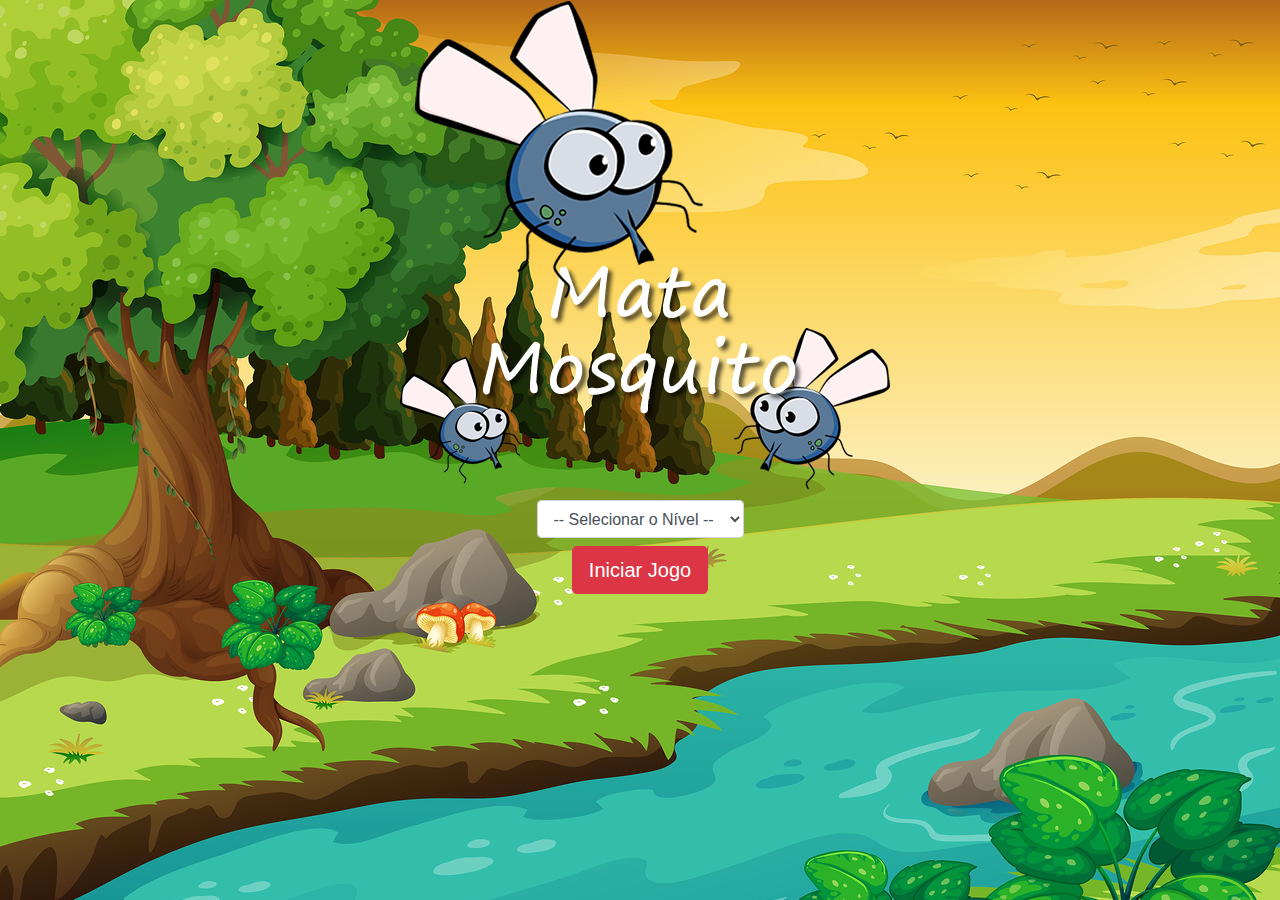
<file: index.html>
<!DOCTYPE html>
<html lang="en">
    <head>
        <meta charset="UTF-8">
        <meta http-equiv="X-UA-Compatible" content="IE=edge">
        <meta name="viewport" content="width=device-width, initial-scale=1.0">
        <title>Document</title>
        <link rel="stylesheet" href="https://maxcdn.bootstrapcdn.com/bootstrap/4.0.0/css/bootstrap.min.css" integrity="sha384-Gn5384xqQ1aoWXA+058RXPxPg6fy4IWvTNh0E263XmFcJlSAwiGgFAW/dAiS6JXm" crossorigin="anonymous">
        <link rel="stylesheet" href="estilo.css"/>

        <script>
            function iniciarJogo(){
                var nivel = document.getElementById('nivel1').value

                if (nivel === ""){
                    alert('Selecione um nível')
                    return false
                }
                window.location.href = 'app.html?' + nivel
            }
        </script>

    </head>
    <body>
        <div class="container">
            <div class="row">
                <div class="col">
                    <div class="d-flex justify-content-center">
                        <img src="imagens/game.png" />
                    </div>
                </div>
            </div>

            <div class="row">
                <div class="col">
                    <div class="d-flex justify-content-center">
                        <div class="mb-2">
                            <select class="form-control" id="nivel1">
                                <option value=""> -- Selecionar o Nível -- </option>
                                <option value="normal"> Normal </option>
                                <option value="dificil"> Dificil </option>
                                <option value="chucknorris"> Chuck Norris </option>
                            </select>
                        </div>
                    </div>
                </div>
            </div>

            <div class="row">
                <div class="col">
                    <div class="d-flex justify-content-center">
                        <button type="button" class="btn btn-danger btn-lg" onclick="iniciarJogo()">
                            Iniciar Jogo
                        </button>
                    </div>
                </div>
            </div>
        </div>
        
    </body>
</html>
</file>
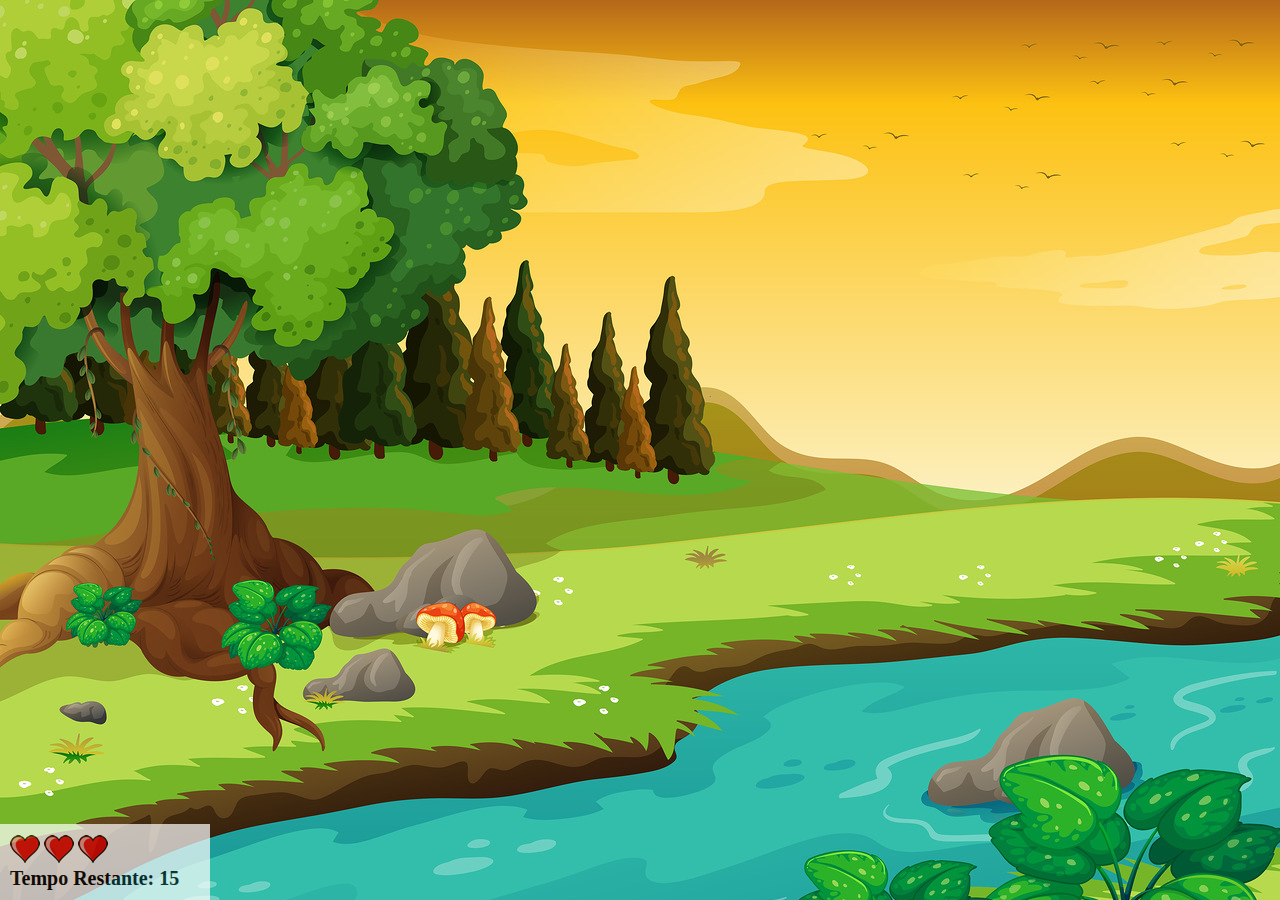
<file: app.html>
<!DOCTYPE html>
<html lang="en">
    <head>
        <meta charset="UTF-8">
        <meta http-equiv="X-UA-Compatible" content="IE=edge">
        <meta name="viewport" content="width=device-width, initial-scale=1.0">
        <title>Mata Mosquito</title>
        <link rel="stylesheet" href="estilo.css"/>
        <script src="jogo.js"></script>
    </head>
    <body onresize="ajustaTamanhoPalcoJogo()">

        <div class="painel">
            <div class="vidas">
                <img id="v1" src="imagens/coracao_cheio.png">
                <img id="v2" src="imagens/coracao_cheio.png">
                <img id="v3" src="imagens/coracao_cheio.png">
            </div>

            <div class="cronometro">
                Tempo Restante: <span id="cronometro"> </span>
            </div>
        </div>
        <script>
            document.getElementById('cronometro').innerHTML = tempo
            
            var criarMosquito = setInterval(function(){
                posicaoRandomica()    
            },criarMosquitoTempo)
        </script>
    </body>
</html>
</file>
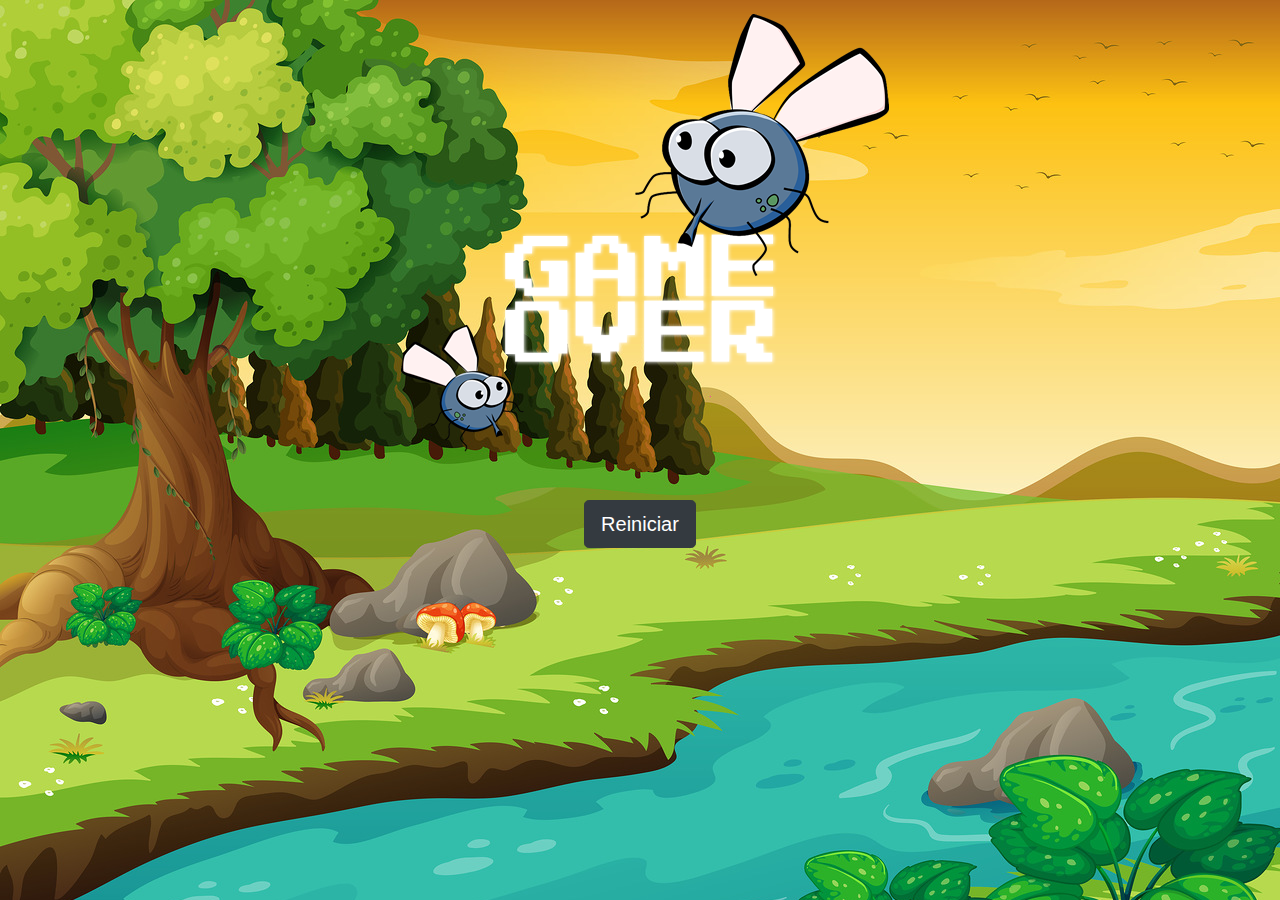
<file: fim_de_jogo.html>
<!DOCTYPE html>
<html lang="en">
    <head>
        <meta charset="UTF-8">
        <meta http-equiv="X-UA-Compatible" content="IE=edge">
        <meta name="viewport" content="width=device-width, initial-scale=1.0">
        <title>Document</title>
        <link rel="stylesheet" href="https://maxcdn.bootstrapcdn.com/bootstrap/4.0.0/css/bootstrap.min.css" integrity="sha384-Gn5384xqQ1aoWXA+058RXPxPg6fy4IWvTNh0E263XmFcJlSAwiGgFAW/dAiS6JXm" crossorigin="anonymous">
        <link rel="stylesheet" href="estilo.css"/>

    </head>
    <body>
        <div class="container">
            <div class="row">
                <div class="col">
                    <div class="d-flex justify-content-center">
                        <img src="imagens/game_over.png" />
                    </div>
                </div>
            </div>

            <div class="row">
                <div class="col">
                    <div class="d-flex justify-content-center">
                        <button type="button" class="btn btn-dark btn-lg" onclick="window.location.href = 'index.html' ">
                            Reiniciar
                        </button>
                    </div>
                </div>
            </div>
        </div>
        
    </body>
</html>
</file>
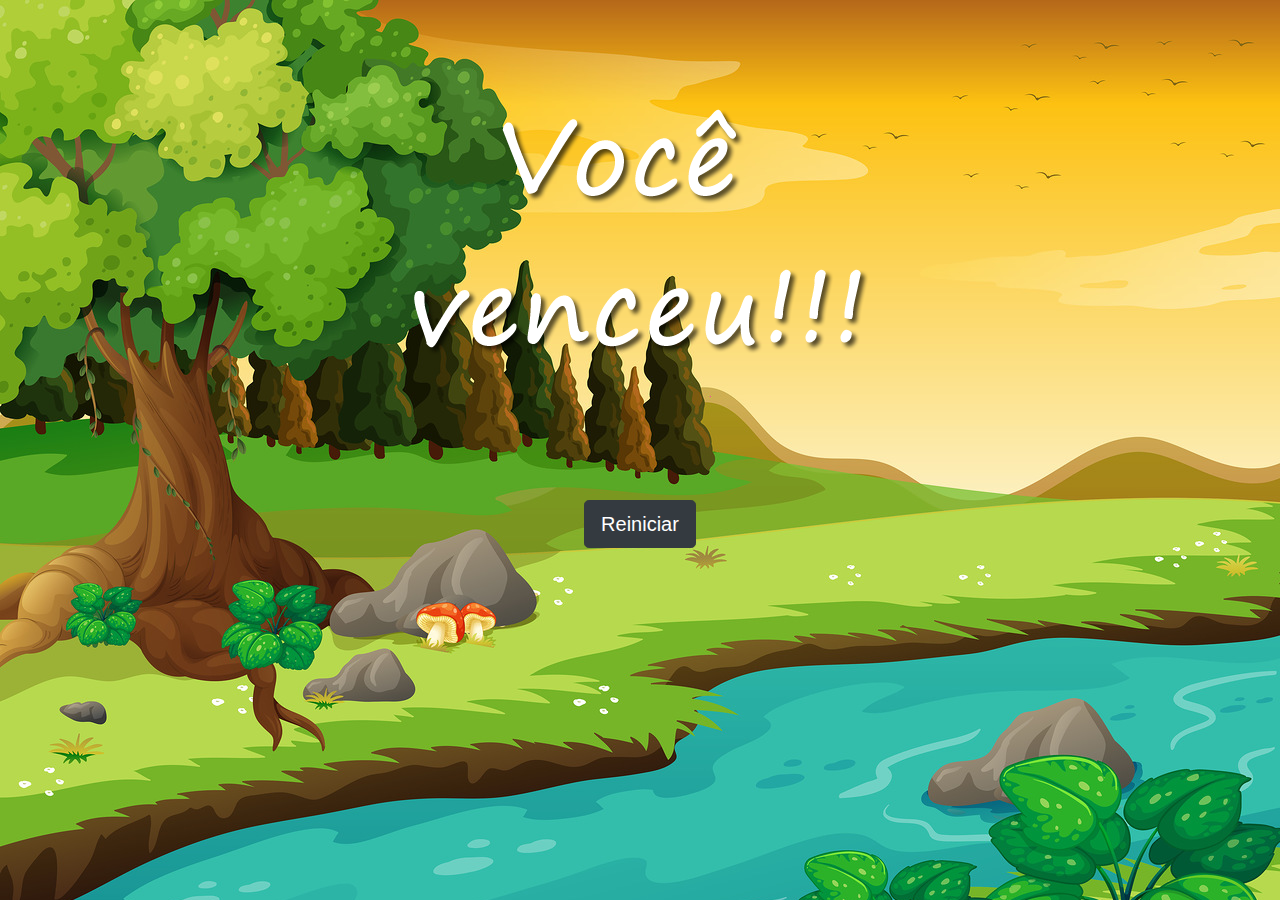
<file: vitoria.html>
<!DOCTYPE html>
<html lang="en">
    <head>
        <meta charset="UTF-8">
        <meta http-equiv="X-UA-Compatible" content="IE=edge">
        <meta name="viewport" content="width=device-width, initial-scale=1.0">
        <title>Document</title>
        <link rel="stylesheet" href="https://maxcdn.bootstrapcdn.com/bootstrap/4.0.0/css/bootstrap.min.css" integrity="sha384-Gn5384xqQ1aoWXA+058RXPxPg6fy4IWvTNh0E263XmFcJlSAwiGgFAW/dAiS6JXm" crossorigin="anonymous">
        <link rel="stylesheet" href="estilo.css"/>

    </head>
    <body>
        <div class="container">
            <div class="row">
                <div class="col">
                    <div class="d-flex justify-content-center">
                        <img src="imagens/vitoria.png" />
                    </div>
                </div>
            </div>

            <div class="row">
                <div class="col">
                    <div class="d-flex justify-content-center">
                        <button type="button" class="btn btn-dark btn-lg" onclick="window.location.href = 'index.html' ">
                            Reiniciar
                        </button>
                    </div>
                </div>
            </div>
        </div>
        
    </body>
</html>
</file>
<file: estilo.css>
html {
    cursor: url(imagens/mata_mosca.png) 30 30, auto;
}

body {
    background-image: url('imagens/bg.jpg');
    background-repeat: no-repeat;
}

.mosquito1 {
    width: 50px;
    height: 50px;
}

.mosquito2 {
    width: 70px;
    height: 70px;
}

.mosquito3 {
    width: 90px;
    height: 90px;
}

.ladoA {
    transform: scaleX(1);
}

.ladoB {
    transform: scaleX(-1);
}

.painel {
    position: absolute;
    width: 190px;
    padding: 10px;
    left: 0px;
    bottom: 0px;
    border-top: solid 1px #fff;
    background-color: #fff;
    opacity: 0.7;
}

.vidas {
    float: left;
}

.cronometro {
    float: left;
    font-size: 20px;
    font-weight: bold;
}
</file>
